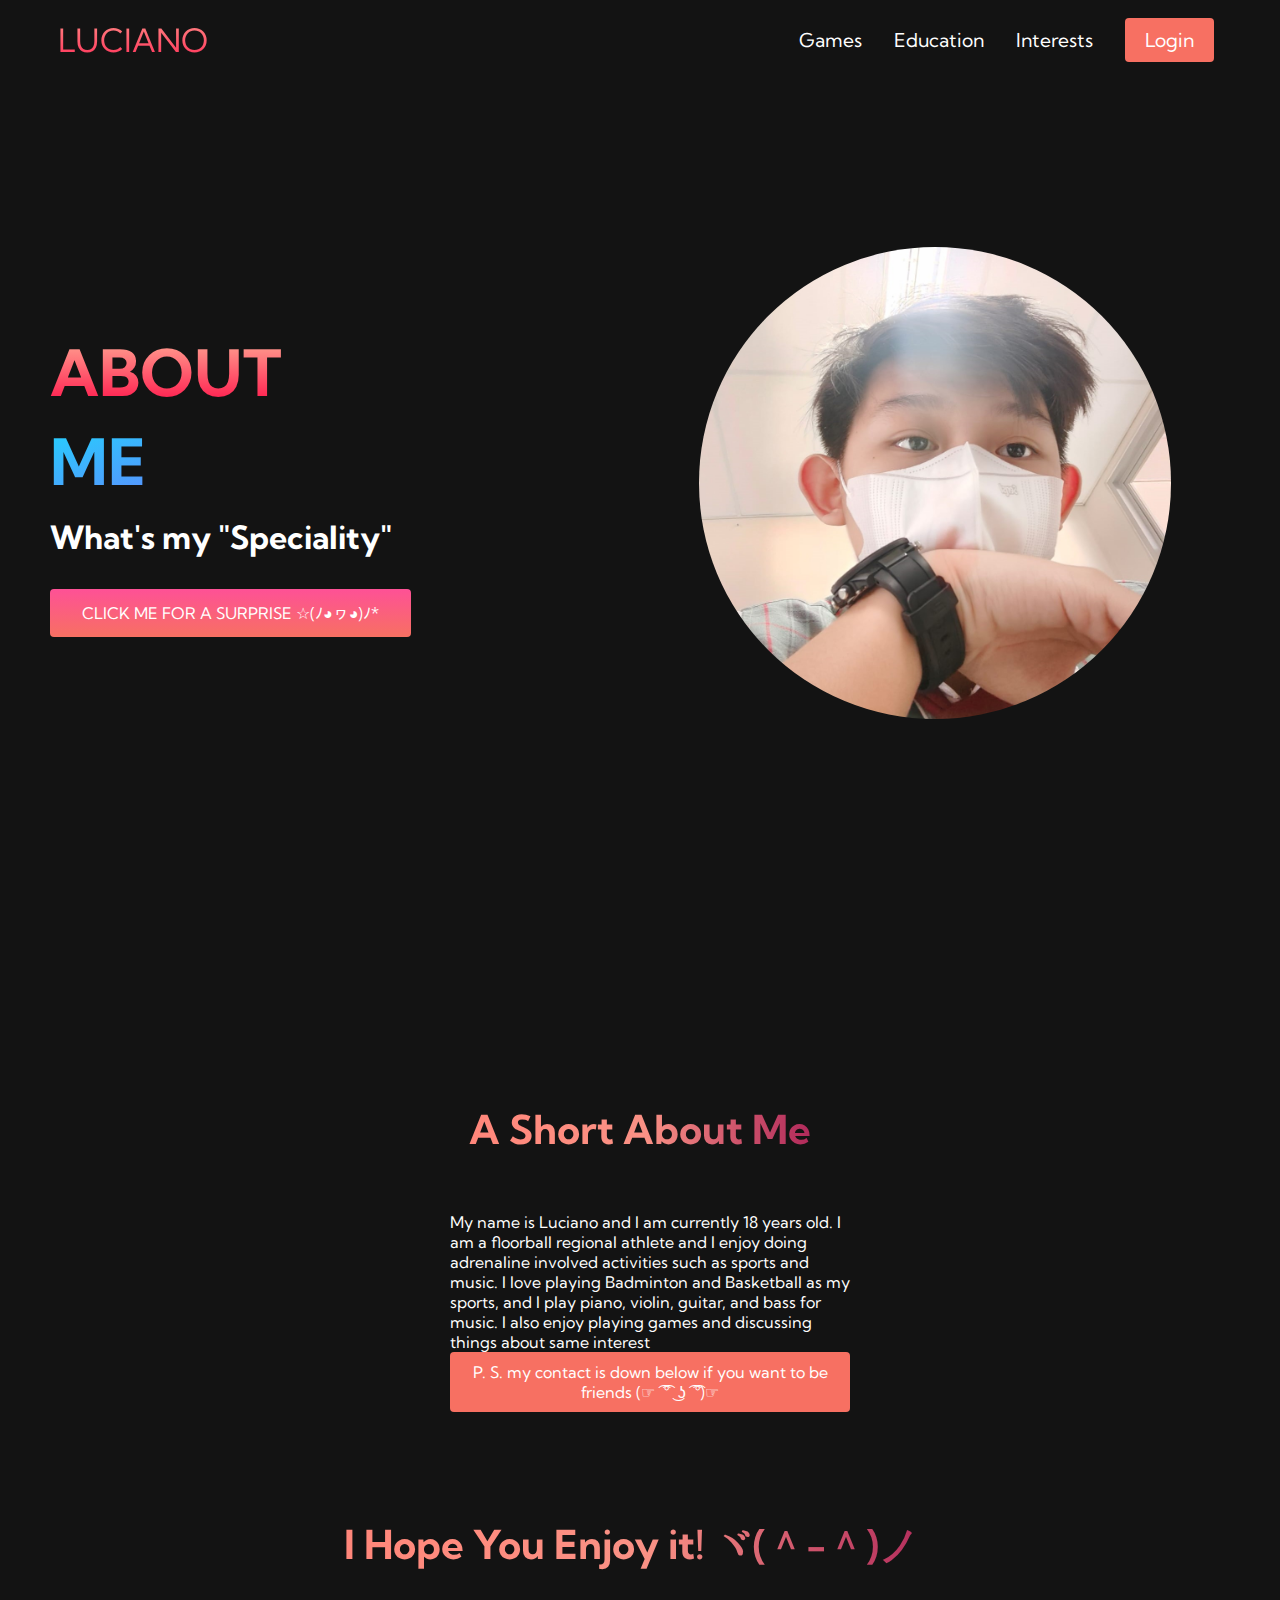
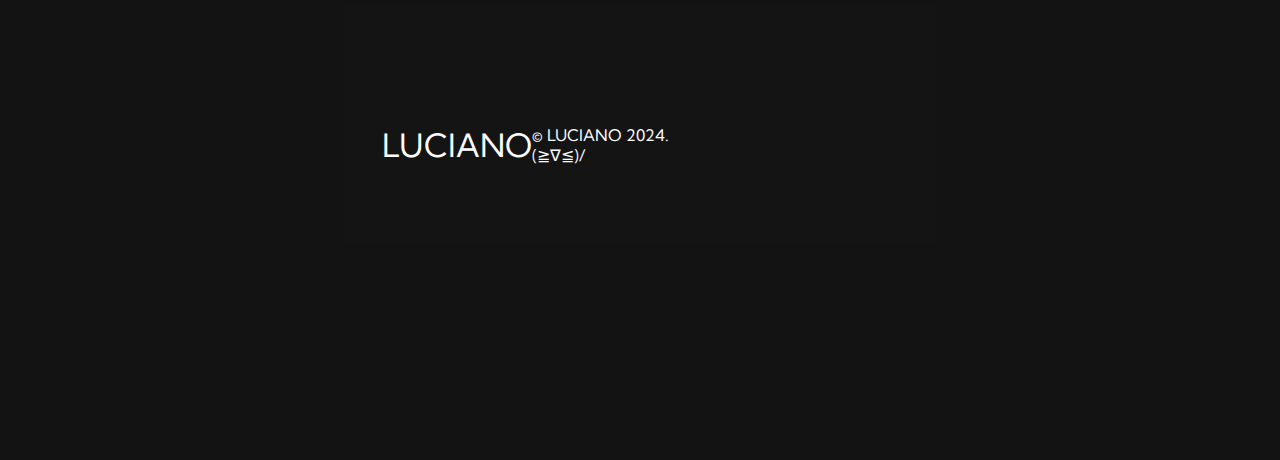
<file: index.html>
<!DOCTYPE html>
<html lang="en">
  <head>
    <meta charset="UTF-8" />
    <meta name="viewport" content="width=device-width, initial-scale=1.0" />
    <title>HCI CSS Assignment</title>
    <link rel="stylesheet" href="CSS/styles.css" />
    <link
      rel="stylesheet"
      href="https://use.fontawesome.com/releases/v5.14.0/css/all.css"
      integrity="sha384-HzLeBuhoNPvSl5KYnjx0BT+WB0QEEqLprO+NBkkk5gbc67FTaL7XIGa2w1L0Xbgc"
      crossorigin="anonymous"
    />
    <link
      href="https://fonts.googleapis.com/css2?family=Kumbh+Sans:wght@400;700&display=swap"
      rel="stylesheet"
    />
  </head>
  <style>
    @media screen and (max-width: 480px) {
      .shortme {
        background: #131313;
        display: flex;
        flex-direction: column;
        justify-content: center;
        align-items: center;
        height: 130vh;
      }
    }
    .popup__btn {
      font-size: 1rem;
      background-image: linear-gradient(to top, #f77062 0%, #fe5196 100%);
      padding: 14px 32px;
      border: none;
      border-radius: 4px;
      color: #fff;
      margin-top: 2rem;
      cursor: pointer;
      position: relative;
      transition: all 0.35s;
      outline: none;
    }
  
    .popup__btn a {
      position: relative;
      z-index: 2;
      color: #fff;
      text-decoration: none;
    }
    
    .popup__btn:after {
      position: absolute;
      content: '';
      top: 0;
      left: 0;
      width: 0;
      height: 100%;
      background: #4837ff;
      transition: all 0.35s;
      border-radius: 4px;
    }
    
    .popup__btn:hover {
      color: #fff;
    }
    
    .popup__btn:hover:after {
      width: 100%;
    }
    .popup{
      background: rgba(0,0,0,0.6);
      width: 100%;
      height: 100%;
      position: absolute;
      top: 0;
      display: none;
      justify-content: topleft;
      align-items: topleft;
    }
    .popup-content{
      height: 250px;
      width: 500px;
      background: black;
      padding: 20px;
      border-radius: 5px;
      position: relative;
    }
    input{
      margin: 20px auto;
      display: block;
      width: 50%;
      padding: 8px;
      bottom: 1px solid gray;
    }
    .close{
      position: absolute;
      top: -15px;
      right: -15px;
      background: #fff;
      height: 200px;
      width: 200px;
      border-radius: 50%;
      box-shadow: 6px 6px 29px -4px rgba(0,0,0,0.75);
      cursor: pointer;
    }

  </style>
  <body>
    <!-- Navbar Section -->
    <nav class="navbar">
      <div class="navbar__container">
        <a href="index.html" id="navbar__logo"><i class="fas fa-dragon"></i>LUCIANO</a>
        <div class="navbar__toggle" id="mobile-menu">
          <span class="bar"></span> <span class="bar"></span>
          <span class="bar"></span>
        </div>
        <ul class="navbar__menu">
          <li class="navbar__item">
            <a href="html/games.html" class="navbar__links">Games</a>
          </li>
          <li class="navbar__item">
            <a href="html/education.html" class="navbar__links">Education</a>
          </li>
          <li class="navbar__item">
            <a href="html/interests.html" class="navbar__links">Interests</a>
          </li>
          <li class="navbar__btn"><a href="html/login.html" class="button">Login</a></li>
        </ul>
      </div>
    </nav>

    <!-- Main Upper Content -->
    <div class="main">
      <div class="main__container">
        <div class="main__content">
          <h1>ABOUT</h1>
          <h2>ME</h2>
          <p>What's my "Speciality"</p>
          <button class="popup__btn" id="popup__btn"><a href="#"> CLICK ME FOR A SURPRISE ☆(ﾉ◕ヮ◕)ﾉ*</a></button>
        </div>
        <div class="main__img--container">
          <img id="main__img" src="/images/profilepic.jpeg" />
        </div>
      </div>
    </div>

    <!-- shortme Section -->
    <div class="shortme">
      <h1>A Short About Me</h1>
      <div class="shortme__container">
        <div class="shortme__card">
          <p>My name is Luciano and I am currently 18 years old. I am a floorball regional athlete and I enjoy doing
            adrenaline involved activities such as sports and music. I love playing Badminton and Basketball as my sports,
            and I play piano, violin, guitar, and bass for music. I also enjoy playing games and discussing things about same interest</p>
          <button>P. S. my contact is down below if you want to be friends (☞ ͡ ͡° ͜ ʖ ͡ ͡°)☞</button>
        </div>
      </div>
      <div>
        <h1>I Hope You Enjoy it! ヾ(＾-＾)ノ</h1>
    <!-- Footer Section -->
    <div class="footer__container">
      <div class="footer__links">

      </div>
      <section class="social__media">
        <div class="social__media--wrap">
          <div class="footer__logo">
            <a href="/" id="footer__logo"><i class="fas fa-dragon"></i>LUCIANO</a>
          </div>
          <p class="website__rights">© LUCIANO 2024. (≧∇≦)/</p>
          <div class="social__icons">
            <a
              class="social__icon--link"
              href="/"
              target="_blank"
              aria-label="Facebook"
            >
              <i class="fab fa-facebook"></i>
            </a>
            <a
              class="social__icon--link"
              href="https://www.instagram.com/luciano.kozlov/"
              target="_blank"
              aria-label="Instagram"
            >
              <i class="fab fa-instagram"></i>
            </a>
            <a
              class="social__icon--link"
              href="/"
              target="_blank"
              aria-label="Youtube"
            >
              <i class="fab fa-youtube"></i>
            </a>
            <a
              class="social__icon--link"
              href="/"
              target="_blank"
              aria-label="Twitter"
            >
              <i class="fab fa-twitter"></i>
            </a>
            <a
              class="social__icon--link"
              href="https://wa.me/6282210188823"
              target="_blank"
              aria-label="WhatsApp"
            >
              <i class="fab fa-whatsapp"></i>
            </a>
          </div>
        </div>
      </section>
    </div>
    <div class="popup">
      <div class="popup-content">
        <img src="images/close.png" class="close" alt="Close">
        <img id="popup-image" src="images/boom.jpg" alt="BOOM">
      </div>
    </div>
    <script src="app.js"></script>
    <script>
      document.getElementById("popup__btn").addEventListener("click",function(){
        document.querySelector(".popup").style.display = "flex";
      })
      document.querySelector(".close").addEventListener("click",function(){
        document.querySelector(".popup").style.display = "none";
      })
    </script>
  </body>
</html>
</file>
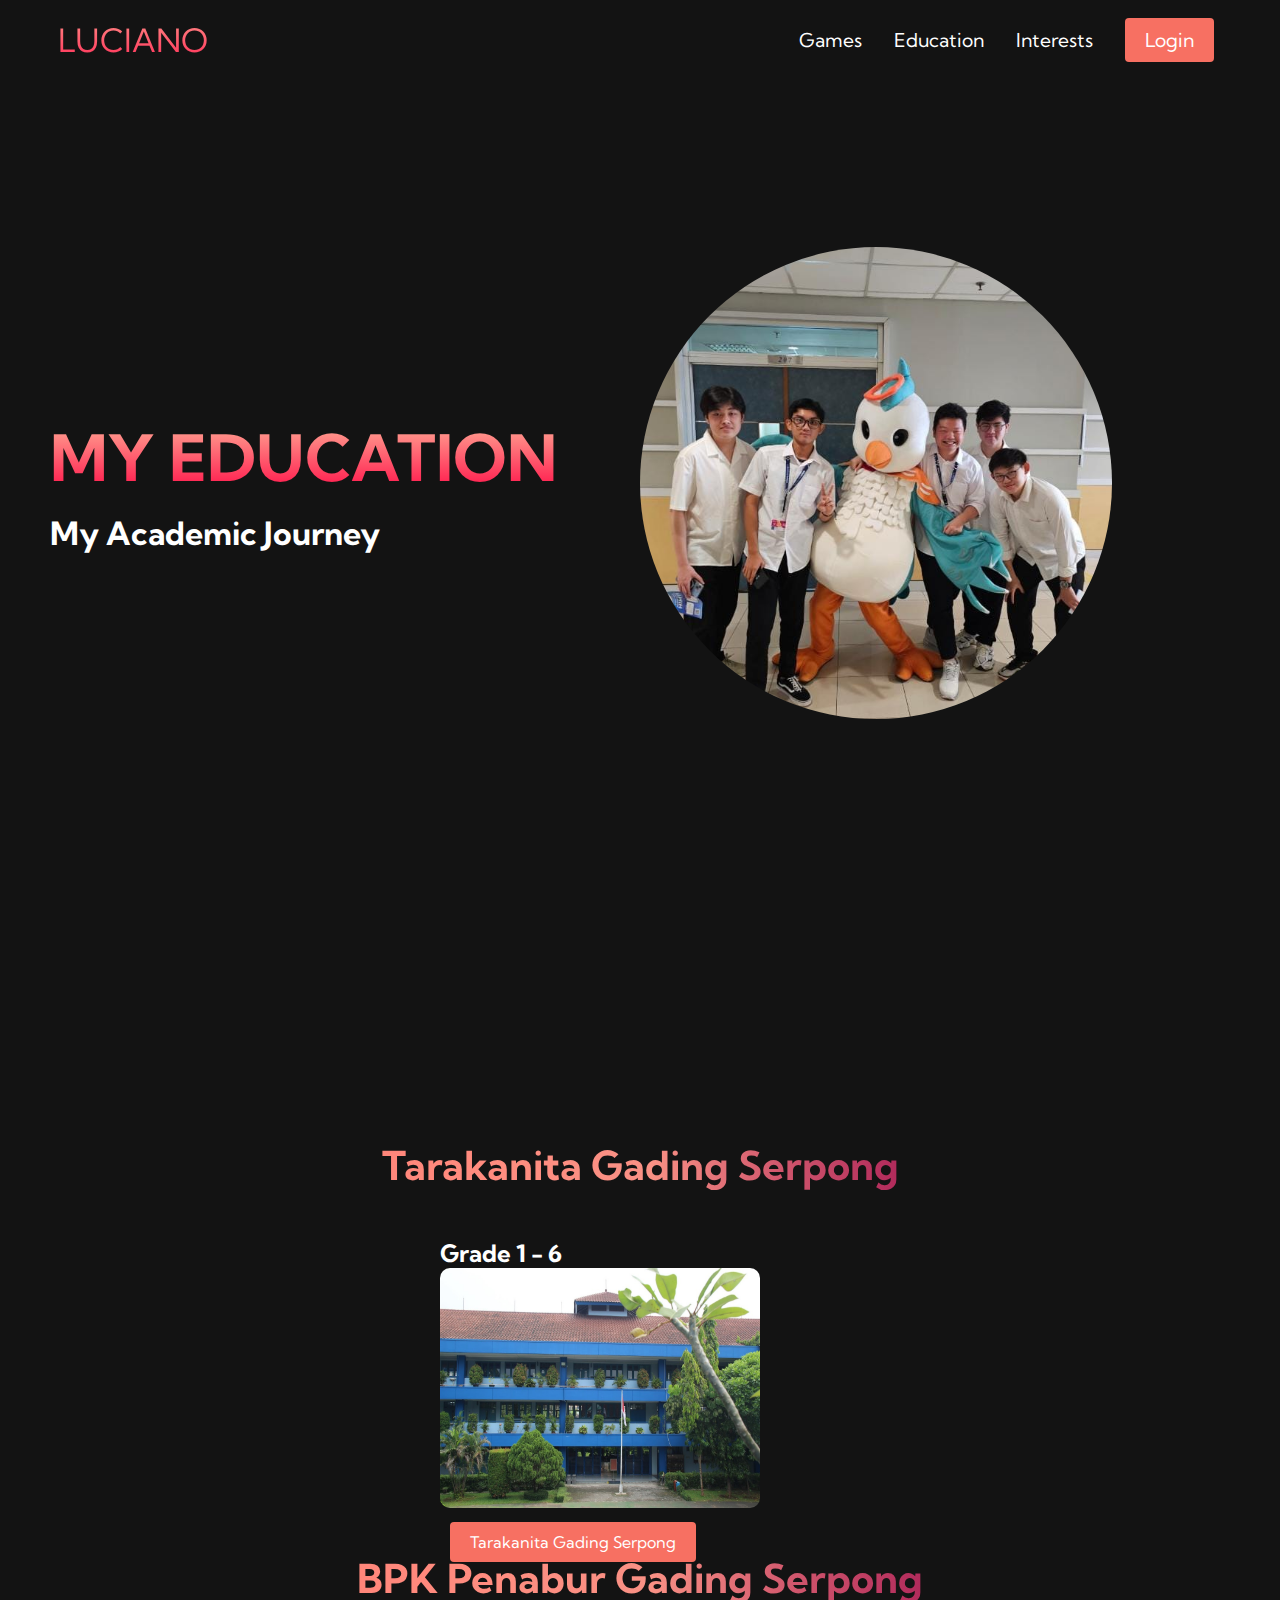
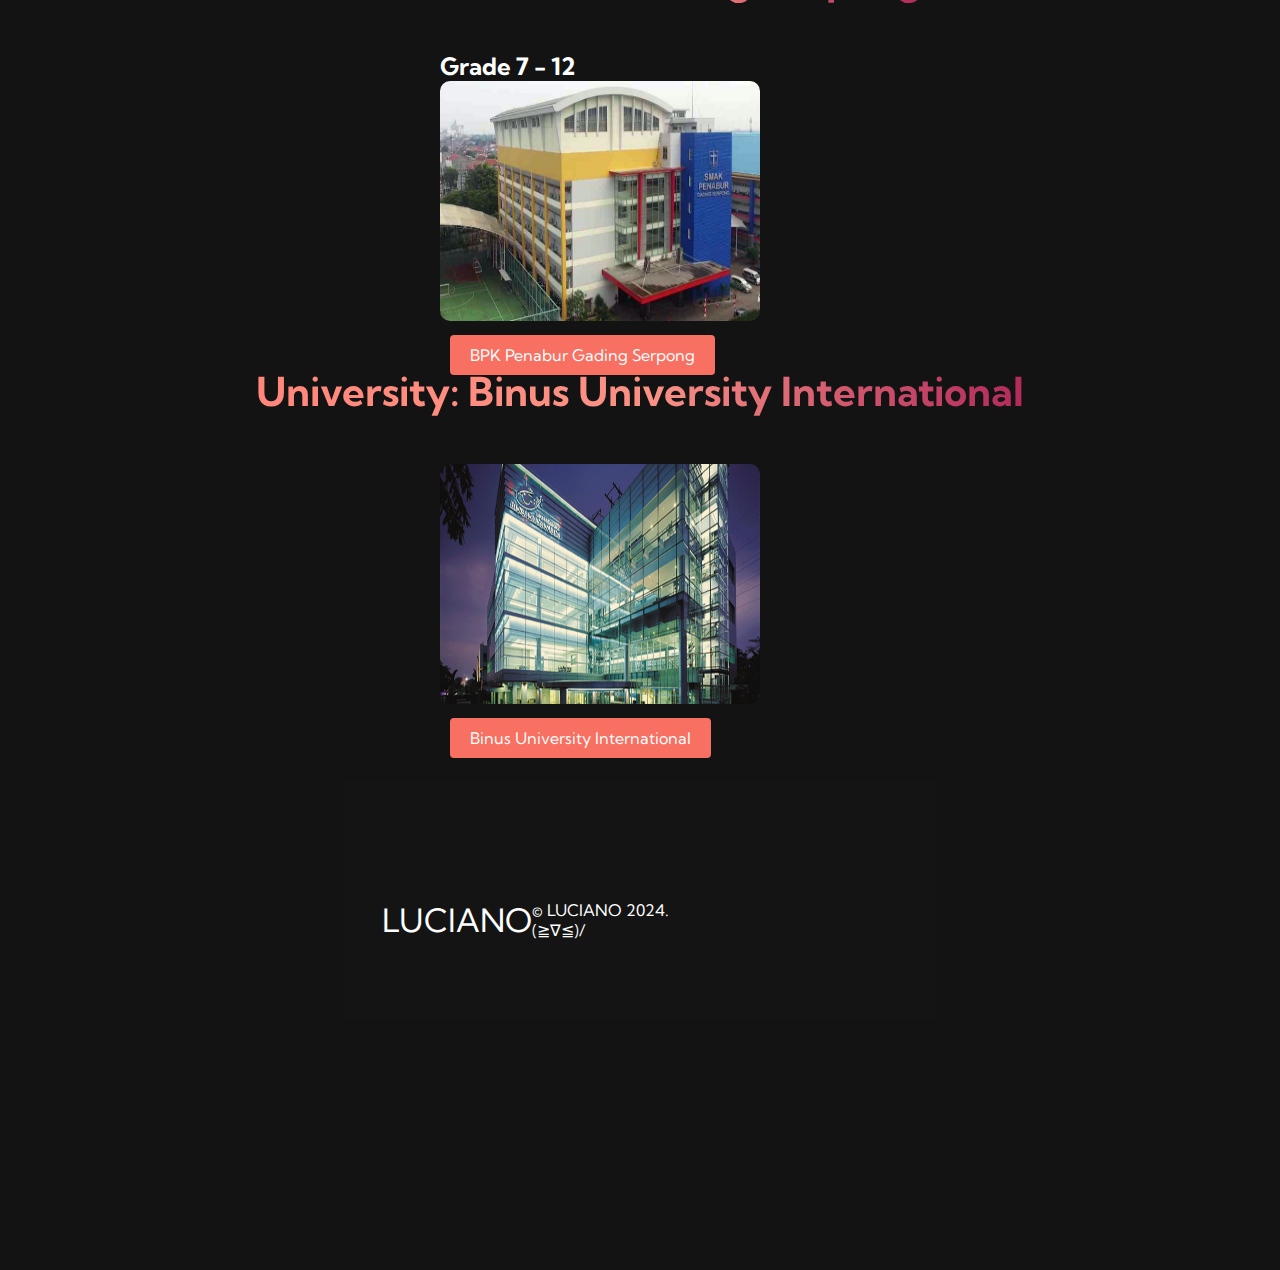
<file: html/education.html>
<!DOCTYPE html>
<html lang="en">
  <head>
    <meta charset="UTF-8" />
    <meta name="viewport" content="width=device-width, initial-scale=1.0" />
    <title>HTML CSS Website</title>
    <link rel="stylesheet" href="../CSS/styles.css" />
    <link
      rel="stylesheet"
      href="https://use.fontawesome.com/releases/v5.14.0/css/all.css"
      integrity="sha384-HzLeBuhoNPvSl5KYnjx0BT+WB0QEEqLprO+NBkkk5gbc67FTaL7XIGa2w1L0Xbgc"
      crossorigin="anonymous"
    />
    <link
      href="https://fonts.googleapis.com/css2?family=Kumbh+Sans:wght@400;700&display=swap"
      rel="stylesheet"
    />
  </head>
  <style>
    .shortme {
      background: #131313;
      display: flex;
      flex-direction: column;
      justify-content: center;
      align-items: center;
      height: 220vh;
    }
    @media screen and (max-width: 480px) {
      .shortme {
        background: #131313;
        display: flex;
        flex-direction: column;
        justify-content: center;
        align-items: center;
        height: 300vh;
      }
    }
  </style>
  <body>
    <nav class="navbar">
      <div class="navbar__container">
        <a href="../index.html" id="navbar__logo"><i class="fas fa-dragon"></i>LUCIANO</a>
        <div class="navbar__toggle" id="mobile-menu">
          <span class="bar"></span> <span class="bar"></span>
          <span class="bar"></span>
        </div>
        <ul class="navbar__menu">
          <li class="navbar__item">
            <a href="games.html" class="navbar__links">Games</a>
          </li>
          <li class="navbar__item">
            <a href="education.html" class="navbar__links">Education</a>
          </li>
          <li class="navbar__item">
            <a href="interests.html" class="navbar__links">Interests</a>
          </li>
          <li class="navbar__btn">
            <a href="login.html" class="button">Login</a>
          </li>
        </ul>
      </div>
    </nav>
    <div class="main">
      <div class="main__container">
        <div class="main__content">
          <h1>MY EDUCATION</h1>
          <p>My Academic Journey</p>
        </div>
        <div class="main__img-container">
          <img id="main__img" src="../images/bantai.jpeg" />
        </div>
      </div>
    </div>
    <!-- shortme Section -->
    <div class="shortme">
      <h1>Tarakanita Gading Serpong</h1>
      <div class="shortme__container">
        <div class="shortme__card">
          <h2>Grade 1 - 6</h2>
          <img id="school__img" src="../images/tarakanita.JPG"/>
          <a href="https://sma-gs.tarakanita.sch.id">
            <button>Tarakanita Gading Serpong</button>
          </a>
        </div>
      </div>
     <h1>BPK Penabur Gading Serpong</h1>
      <div class="shortme__container">
        <div class="shortme__card">
          <h2>Grade 7 - 12</h2>
          <img id="school__img" src="/images/bpkpenabur.jpg"/>
          <a href="https://bpkpenabur.or.id/tangerang/smak-penabur-gading-serpong">
            <button>BPK Penabur Gading Serpong</button>
          </a>
        </div>
      </div>
      <h1>University: Binus University International</h1>
      <div class="shortme__container">
        <div class="shortme__card">
          <img id="school__img" src="/images/kampus-jwc.png"/>
          <a href="https://international.binus.ac.id">
            <button>Binus University International</button>
          </a>
        </div>
    </div>
        <!-- Footer Section -->
    <div class="footer__container">
      <div class="footer__links">

      </div>
      <section class="social__media">
        <div class="social__media--wrap">
          <div class="footer__logo">
            <a href="/" id="footer__logo"><i class="fas fa-dragon"></i>LUCIANO</a>
          </div>
          <p class="website__rights">© LUCIANO 2024. (≧∇≦)/</p>
          <div class="social__icons">
            <a
              class="social__icon--link"
              href="/"
              target="_blank"
              aria-label="Facebook"
            >
              <i class="fab fa-facebook"></i>
            </a>
            <a
              class="social__icon--link"
              href="https://www.instagram.com/luciano.kozlov/"
              target="_blank"
              aria-label="Instagram"
            >
              <i class="fab fa-instagram"></i>
            </a>
            <a
              class="social__icon--link"
              href="/"
              target="_blank"
              aria-label="Youtube"
            >
              <i class="fab fa-youtube"></i>
            </a>
            <a
              class="social__icon--link"
              href="/"
              target="_blank"
              aria-label="Twitter"
            >
              <i class="fab fa-twitter"></i>
            </a>
            <a
              class="social__icon--link"
              href="https://wa.me/6282210188823"
              target="_blank"
              aria-label="WhatsApp"
            >
              <i class="fab fa-whatsapp"></i>
            </a>
          </div>
        </div>
      </section>
    </div>
    <script src="../app.js"></script>
  </body>
</html>
</file>
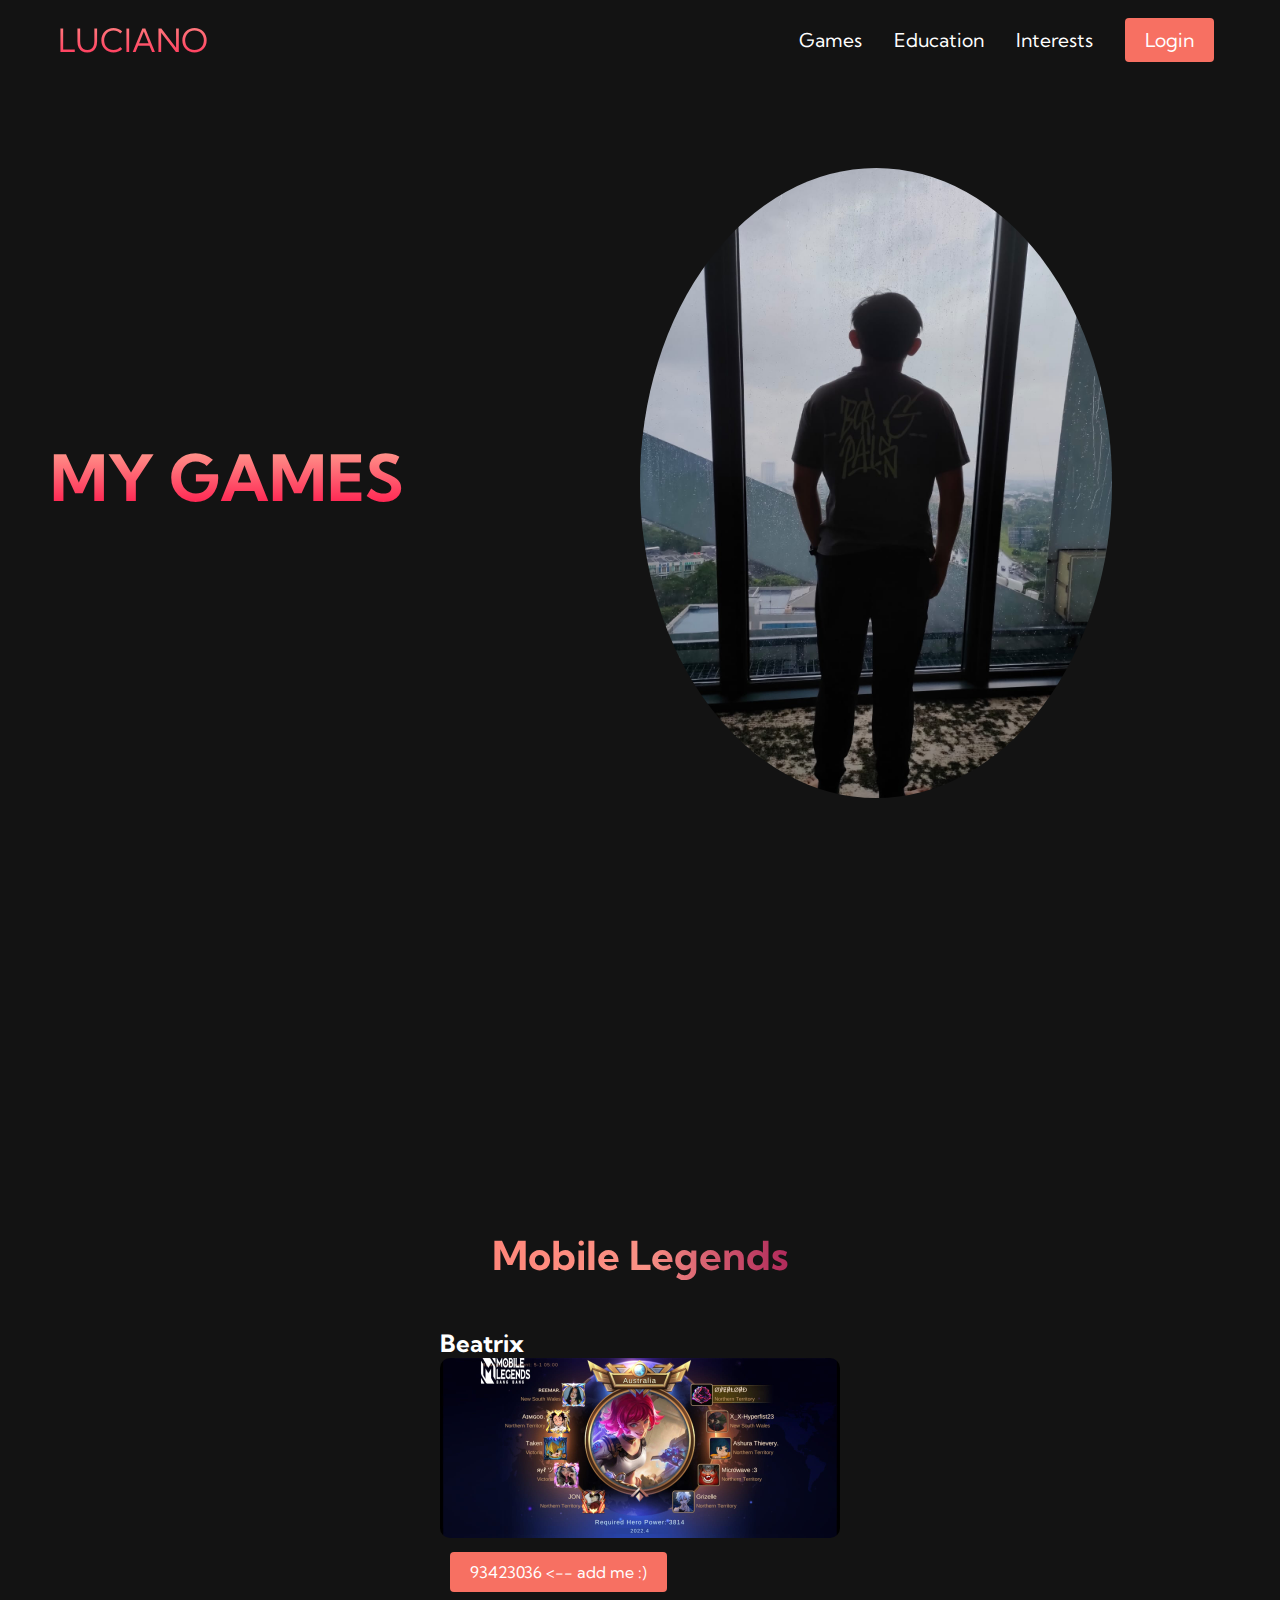
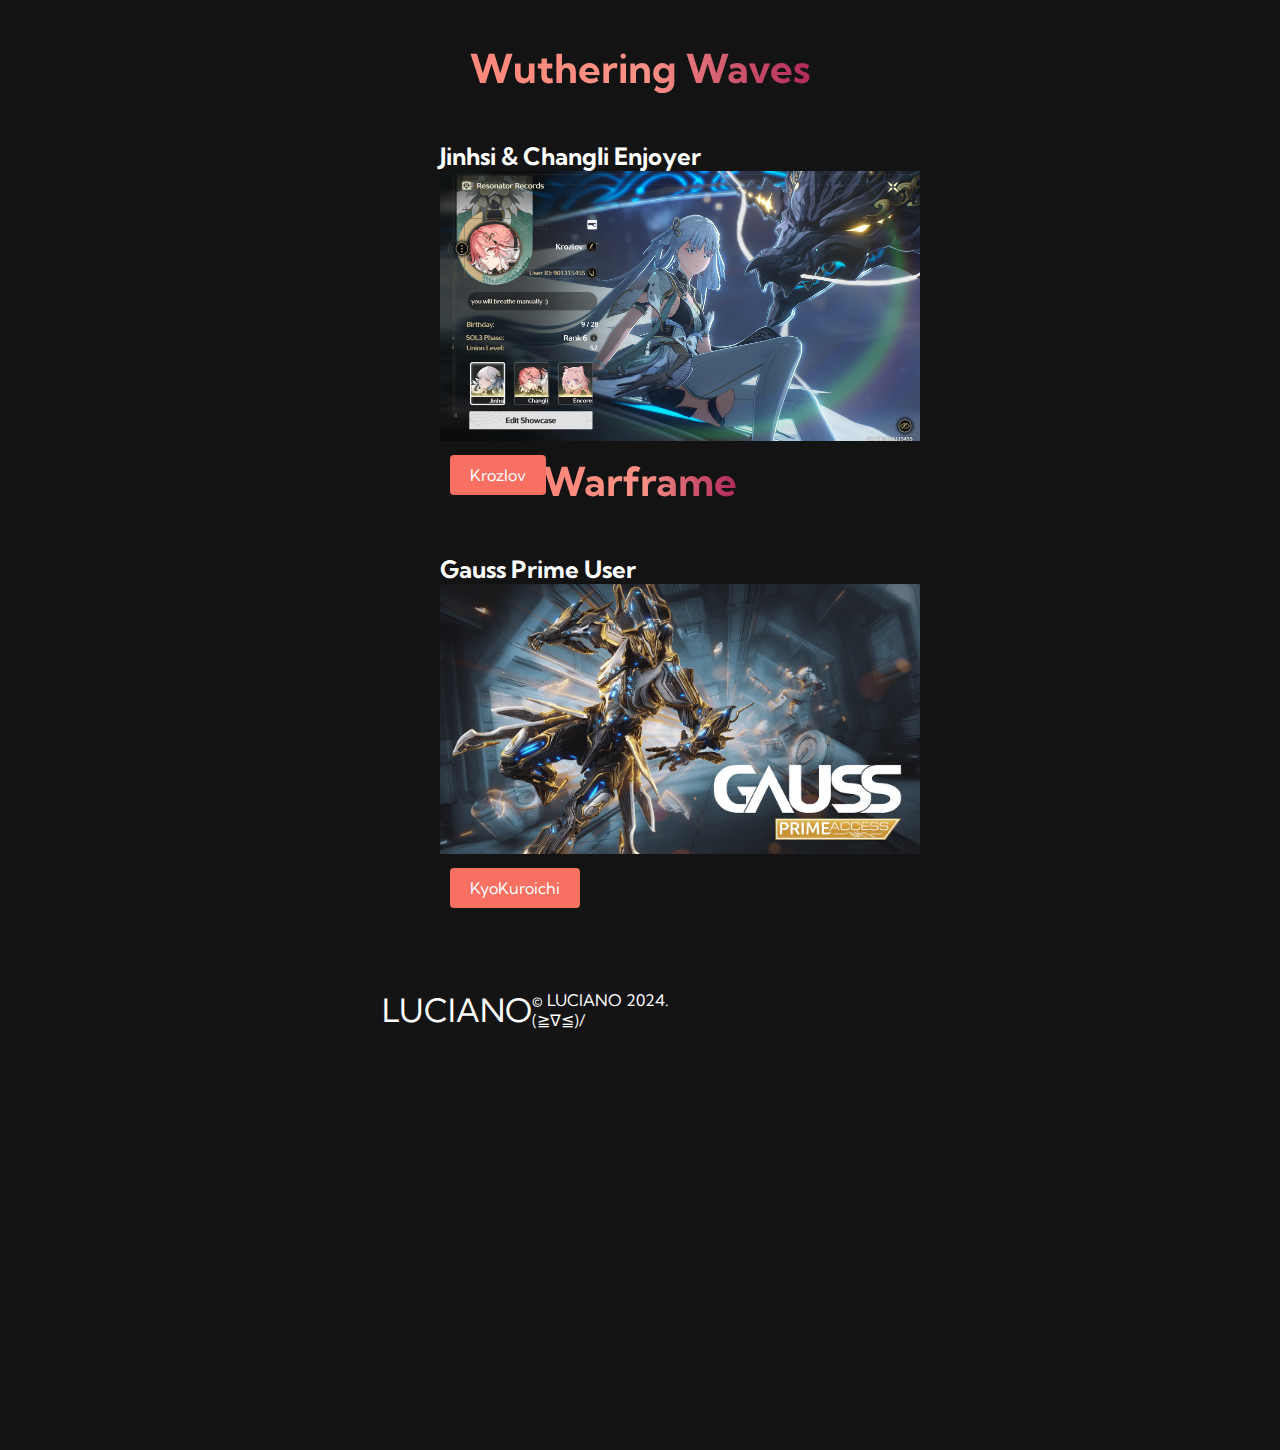
<file: html/games.html>
<!DOCTYPE html>
<html lang="en">
  <head>
    <meta charset="UTF-8" />
    <meta name="viewport" content="width=device-width, initial-scale=1.0" />
    <title>HTML CSS Website</title>
    <link rel="stylesheet" href="../CSS/styles.css" />
    <link
      rel="stylesheet"
      href="https://use.fontawesome.com/releases/v5.14.0/css/all.css"
      integrity="sha384-HzLeBuhoNPvSl5KYnjx0BT+WB0QEEqLprO+NBkkk5gbc67FTaL7XIGa2w1L0Xbgc"
      crossorigin="anonymous"
    />
    <link
      href="https://fonts.googleapis.com/css2?family=Kumbh+Sans:wght@400;700&display=swap"
      rel="stylesheet"
    />
  </head>
  <style>
    .shortme {
      background: #131313;
      display: flex;
      flex-direction: column;
      justify-content: center;
      align-items: center;
      height: 240vh;
    }
  </style>
  <body>
    <nav class="navbar">
      <div class="navbar__container">
        <a href="../index.html" id="navbar__logo"><i class="fas fa-dragon"></i>LUCIANO</a>
        <div class="navbar__toggle" id="mobile-menu">
          <span class="bar"></span> <span class="bar"></span>
          <span class="bar"></span>
        </div>
        <ul class="navbar__menu">
          <li class="navbar__item">
            <a href="games.html" class="navbar__links">Games</a>
          </li>
          <li class="navbar__item">
            <a href="education.html" class="navbar__links">Education</a>
          </li>
          <li class="navbar__item">
            <a href="interests.html" class="navbar__links">Interests</a>
          </li>
          <li class="navbar__btn">
            <a href="login.html" class="button">Login</a>
          </li>
        </ul>
      </div>
    </nav>
    <div class="main">
      <div class="main__container">
        <div class="main__content">
          <h1>MY GAMES</h1>
          <p></p>
        </div>
        <div class="main__img-container">
          <img id="main__img" src="../images/starboy.jpeg" />
        </div>
      </div>
    </div>
    <!-- shortme Section -->
    <div class="shortme">
      <h1>Mobile Legends</h1>
      <div class="shortme__container">
        <div class="shortme__card">
          <h2>Beatrix</h2>
          <img id="mlbb" src="/images/mlbb.jpeg"/>
            <button>93423036 <-- add me :)</button>
        </div>
      </div>
     <h1>Wuthering Waves</h1>
      <div class="shortme__container">
        <div class="shortme__card">
          <h2>Jinhsi & Changli Enjoyer</h2>
          <img id="pcgame" src="/images/wuwa.png"/>
          <a href="https://wutheringwaves.kurogames.com/en/main/">
            <button>Krozlov</button>
          </a>
        </div>
      </div>
      <h1>Warframe</h1>
      <div class="shortme__container">
        <div class="shortme__card">
          <h2>Gauss Prime User</h2>
          <img id="pcgame" src="/images/gauss.jpg"/>
            <button>KyoKuroichi</button>
        </div>
    </div>
        <!-- Footer Section -->
    <div class="footer__container">
      <div class="footer__links">

      </div>
      <section class="social__media">
        <div class="social__media--wrap">
          <div class="footer__logo">
            <a href="/" id="footer__logo"><i class="fas fa-dragon"></i>LUCIANO</a>
          </div>
          <p class="website__rights">© LUCIANO 2024. (≧∇≦)/</p>
          <div class="social__icons">
            <a
              class="social__icon--link"
              href="/"
              target="_blank"
              aria-label="Facebook"
            >
              <i class="fab fa-facebook"></i>
            </a>
            <a
              class="social__icon--link"
              href="https://www.instagram.com/luciano.kozlov/"
              target="_blank"
              aria-label="Instagram"
            >
              <i class="fab fa-instagram"></i>
            </a>
            <a
              class="social__icon--link"
              href="/"
              target="_blank"
              aria-label="Youtube"
            >
              <i class="fab fa-youtube"></i>
            </a>
            <a
              class="social__icon--link"
              href="/"
              target="_blank"
              aria-label="Twitter"
            >
              <i class="fab fa-twitter"></i>
            </a>
            <a
              class="social__icon--link"
              href="https://wa.me/6282210188823"
              target="_blank"
              aria-label="WhatsApp"
            >
              <i class="fab fa-whatsapp"></i>
            </a>
          </div>
        </div>
      </section>
    </div>
    <script src="../app.js"></script>
  </body>
</html>
</file>
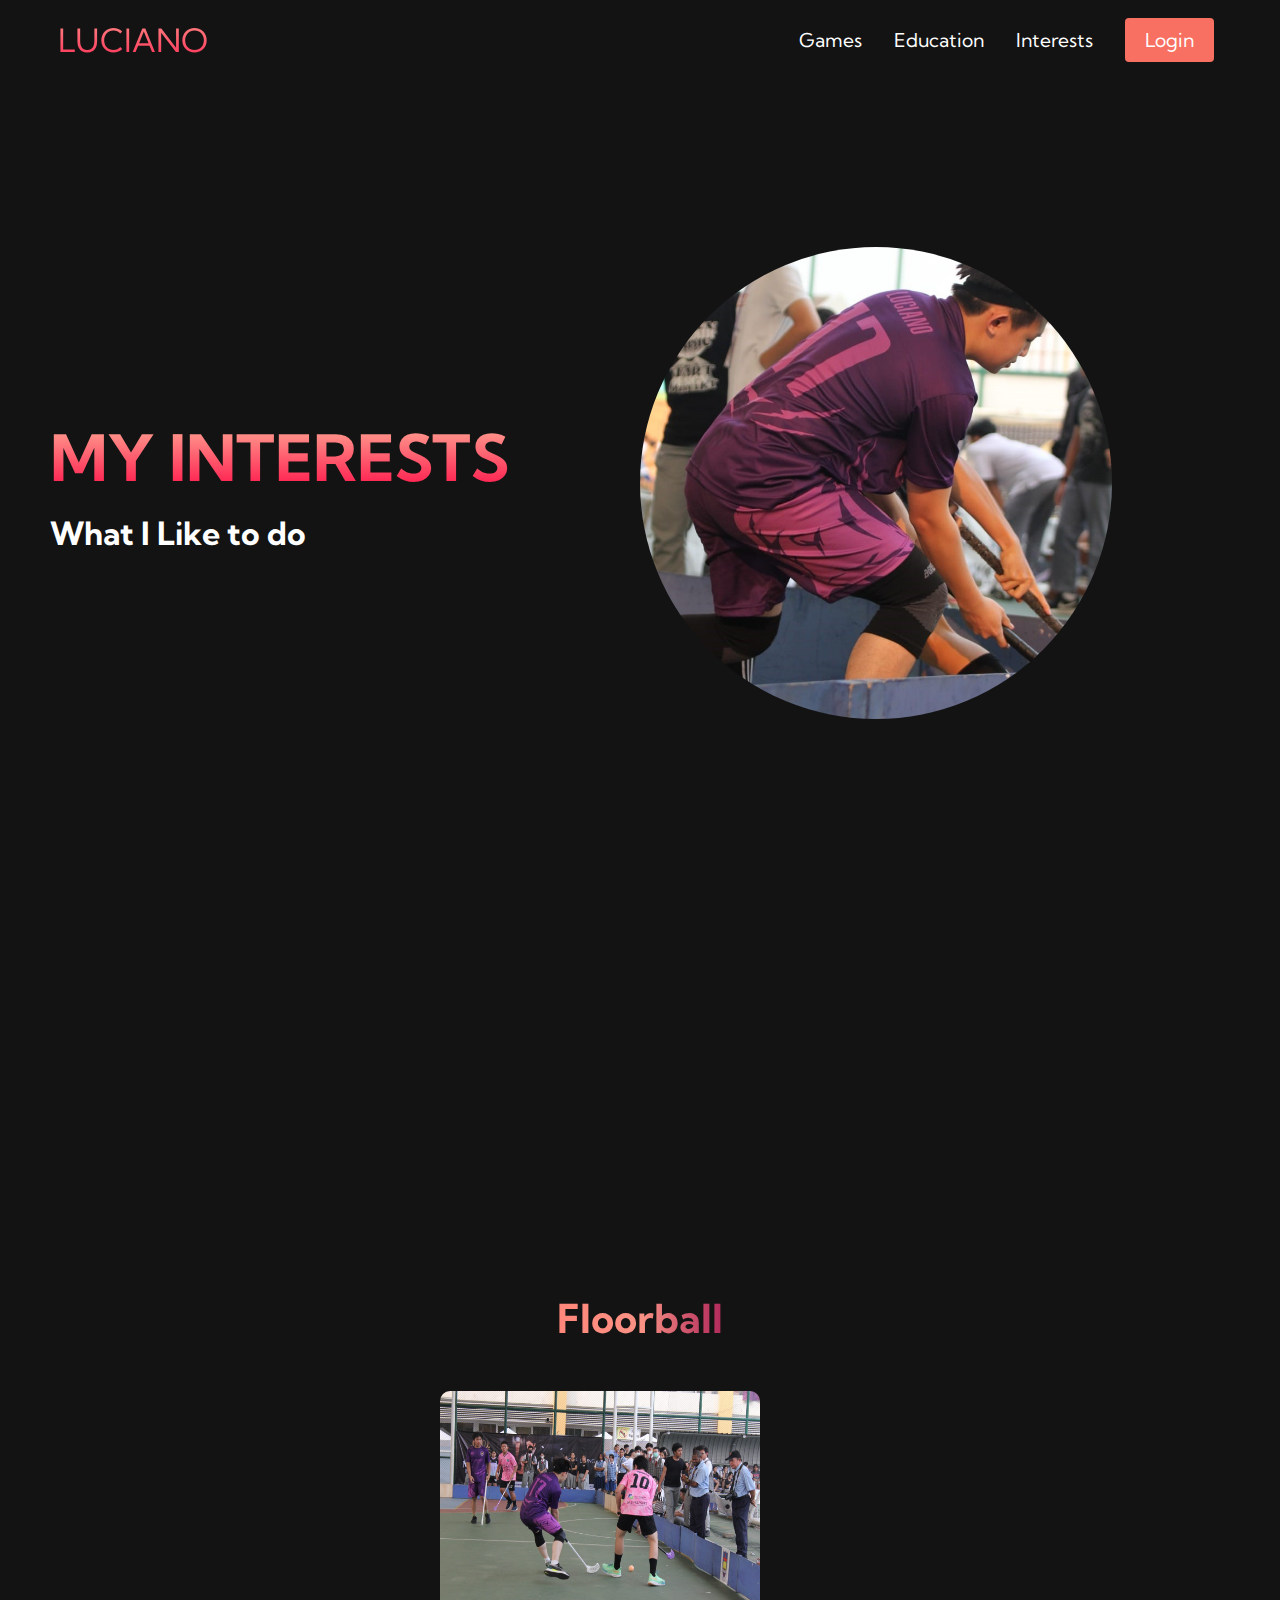
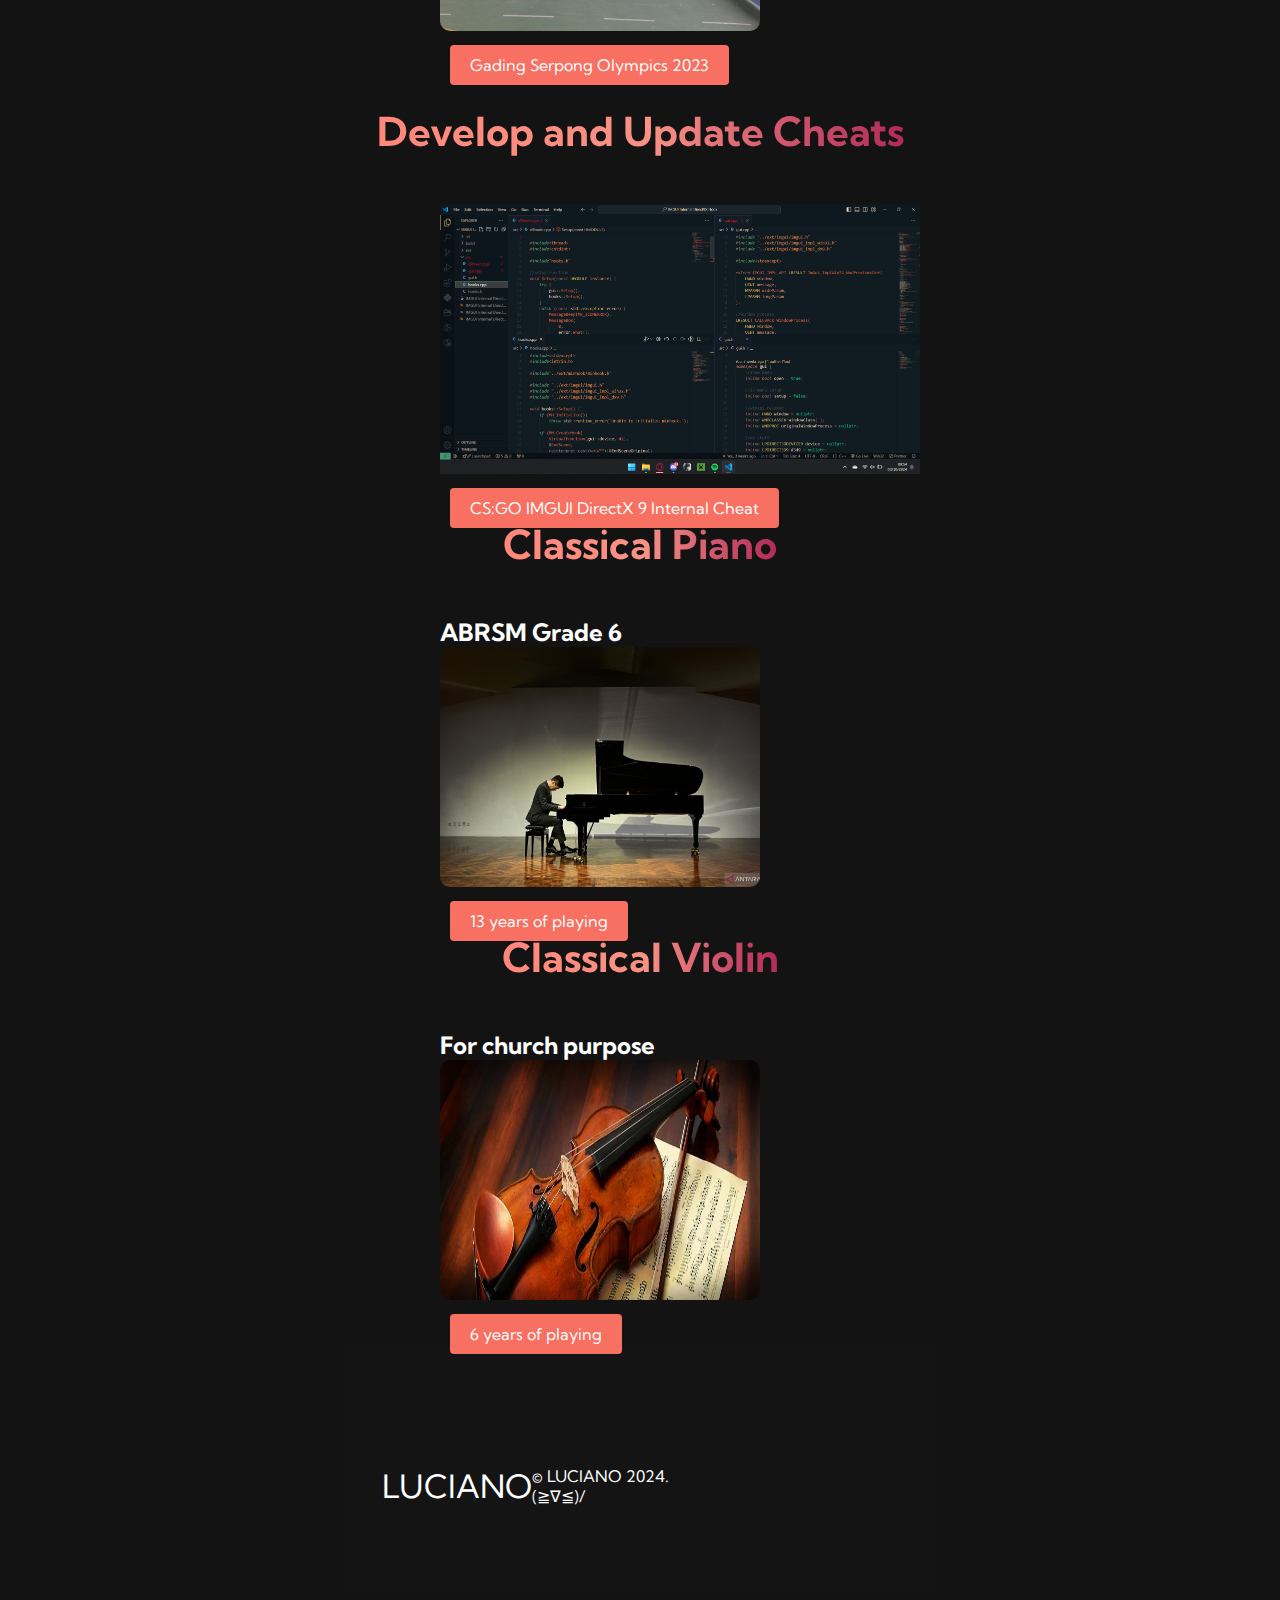
<file: html/interests.html>
<!DOCTYPE html>
<html lang="en">
  <head>
    <meta charset="UTF-8" />
    <meta name="viewport" content="width=device-width, initial-scale=1.0" />
    <title>HTML CSS Website</title>
    <link rel="stylesheet" href="../CSS/styles.css" />
    <link
      rel="stylesheet"
      href="https://use.fontawesome.com/releases/v5.14.0/css/all.css"
      integrity="sha384-HzLeBuhoNPvSl5KYnjx0BT+WB0QEEqLprO+NBkkk5gbc67FTaL7XIGa2w1L0Xbgc"
      crossorigin="anonymous"
    />
    <link
      href="https://fonts.googleapis.com/css2?family=Kumbh+Sans:wght@400;700&display=swap"
      rel="stylesheet"
    />
  </head>
  <style>
    .shortme {
      background: #131313;
      display: flex;
      flex-direction: column;
      justify-content: center;
      align-items: center;
      height: 300vh;
    }
  </style>
  <body>
    <nav class="navbar">
      <div class="navbar__container">
        <a href="../index.html" id="navbar__logo"><i class="fas fa-dragon"></i>LUCIANO</a>
        <div class="navbar__toggle" id="mobile-menu">
          <span class="bar"></span> <span class="bar"></span>
          <span class="bar"></span>
        </div>
        <ul class="navbar__menu">
          <li class="navbar__item">
            <a href="games.html" class="navbar__links">Games</a>
          </li>
          <li class="navbar__item">
            <a href="education.html" class="navbar__links">Education</a>
          </li>
          <li class="navbar__item">
            <a href="interests.html" class="navbar__links">Interests</a>
          </li>
          <li class="navbar__btn">
            <a href="login.html" class="button">Login</a>
          </li>
        </ul>
      </div>
    </nav>
    <div class="main">
      <div class="main__container">
        <div class="main__content">
          <h1>MY INTERESTS</h1>
          <p>What I Like to do</p>
        </div>
        <div class="main__img-container">
          <img id="main__img" src="../images/sports.jpeg" />
        </div>
      </div>
    </div>
    <!-- shortme Section -->
    <div class="shortme" 
      <h4 id="list-item-1"></h4>
      <h1>Floorball</h1>
      <div class="shortme__container">
        <div class="shortme__card">
          <h2></h2>
          <img id="school__img" src="/images/pic3.jpeg"/>
            <button>Gading Serpong Olympics 2023</button>
        </div>
      </div>
      <h1>Develop and Update Cheats</h1>
      <div class="shortme__container">
        <div class="shortme__card">
          <h2></h2>
          <img id="program" src="/images/program.png"/>
            <button>CS:GO IMGUI DirectX 9 Internal Cheat</button>
        </div>
      </div>
     <h1>Classical Piano</h1>
      <div class="shortme__container">
        <div class="shortme__card">
            <h2>ABRSM Grade 6</h2>
            <img id="school__img" src="/images/piano.jpeg"/>
            <button>13 years of playing</button>
        </div>
      </div>
      <h1>Classical Violin</h1>
      <div class="shortme__container">
        <div class="shortme__card">
            <h2>For church purpose</h2>
            <img id="school__img" src="/images/violin.jpg"/>
            <button>6 years of playing</button>
        </div>
    </div>
        <!-- Footer Section -->
    <div class="footer__container">
      <div class="footer__links">

      </div>
      <section class="social__media">
        <div class="social__media--wrap">
          <div class="footer__logo">
            <a href="/" id="footer__logo"><i class="fas fa-dragon"></i>LUCIANO</a>
          </div>
          <p class="website__rights">© LUCIANO 2024. (≧∇≦)/</p>
          <div class="social__icons">
            <a
              class="social__icon--link"
              href="/"
              target="_blank"
              aria-label="Facebook"
            >
              <i class="fab fa-facebook"></i>
            </a>
            <a
              class="social__icon--link"
              href="https://www.instagram.com/luciano.kozlov/"
              target="_blank"
              aria-label="Instagram"
            >
              <i class="fab fa-instagram"></i>
            </a>
            <a
              class="social__icon--link"
              href="/"
              target="_blank"
              aria-label="Youtube"
            >
              <i class="fab fa-youtube"></i>
            </a>
            <a
              class="social__icon--link"
              href="/"
              target="_blank"
              aria-label="Twitter"
            >
              <i class="fab fa-twitter"></i>
            </a>
            <a
              class="social__icon--link"
              href="https://wa.me/6282210188823"
              target="_blank"
              aria-label="WhatsApp"
            >
              <i class="fab fa-whatsapp"></i>
            </a>
          </div>
        </div>
      </section>
    </div>
    <script src="../app.js"></script>
  </body>
</html>
</file>
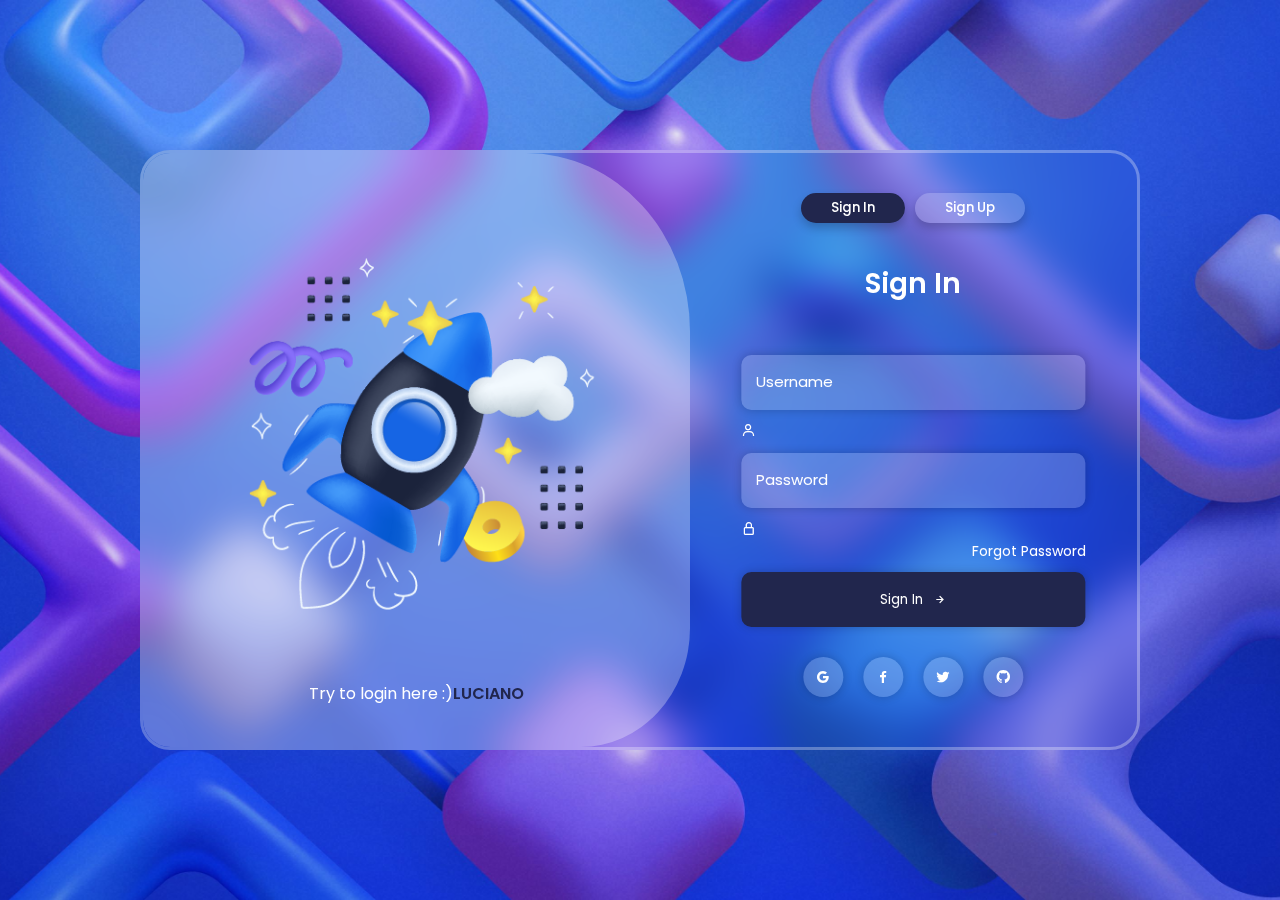
<file: html/login.html>
<!DOCTYPE html>
<html lang="en">
<head>
    <meta charset="UTF-8">
    <meta name="viewport" content="width=device-width, initial-scale=1.0">
    <title>Login & Register</title>
    <!-- BOXICONS -->
    <link href='https://unpkg.com/boxicons@2.1.4/css/boxicons.min.css' rel='stylesheet'>
    <!-- STYLE -->
    <link rel="stylesheet" href="../CSS/login.css">
</head>
<body>
    <!-- Form Container -->
    <div class="form-container">
        <div class="col col-1">
            <div class="image-layer">
                <img src="../images/white-outline.png" class="form-image-main">
                <img src="../images/dots.png" class="form-image dots">
                <img src="../images/coin.png" class="form-image coin">
                <img src="../images/spring.png" class="form-image spring">
                <img src="../images/rocket.png" class="form-image rocket">
                <img src="../images/cloud.png" class="form-image cloud">
                <img src="../images/stars.png" class="form-image stars">
            </div>
            <p class="featured-words">Try to login here :)<span>LUCIANO</span></p>
        </div>
        <div class="col col-2">
            <div class="btn-box">
                <button class="btn btn-1" id="login">Sign In</button>
                <button class="btn btn-2" id="register">Sign Up</button>
            </div>
            <!-- Login Form Container -->
            <div class="login-form">
                <div class="form-title">
                    <span>Sign In</span>
                </div>
                <div class="form-inputs">
                    <div class="input-box">
                        <input type="text" class="input-field" placeholder="Username" required>
                        <i class="bx bx-user icon"></i>
                    </div>
                    <div class="input-box">
                        <input type="password" class="input-field" placeholder="Password" required>
                        <i class="bx bx-lock-alt icon"></i>
                    </div>
                    <div class="forgot-pass">
                        <a href="#">Forgot Password</a>
                    </div>
                    <div class="input-box">
                        <button class="input-submit">
                            <span>Sign In</span>
                            <i class="bx bx-right-arrow-alt"></i>
                        </button>
                    </div>
                </div>
                <div class="social-login">
                    <i class="bx bxl-google"></i>
                    <i class="bx bxl-facebook"></i>
                    <i class="bx bxl-twitter"></i>
                    <i class="bx bxl-github"></i>
                </div>
            </div>
            <!-- Register Form Container -->
            <div class="register-form">
                <div class="form-title">
                    <span>Sign Up</span>
                </div>
                <div class="form-inputs">
                    <div class="input-box">
                        <input type="text" class="input-field" placeholder="Email" required>
                        <i class="bx bx-envelope icon"></i>
                    </div>
                    <div class="input-box">
                        <input type="password" class="input-field" placeholder="Password" required>
                        <i class="bx bx-lock-alt icon"></i>
                    </div>
                    <div class="forgot-pass">
                        <a href="#">Forgot Password</a>
                    </div>
                    <div class="input-box">
                        <button class="input-submit">
                            <span>Sign In</span>
                            <i class="bx bx-right-arrow-alt"></i>
                        </button>
                    </div>
                </div>
                <div class="social-login">
                    <i class="bx bxl-google"></i>
                    <i class="bx bxl-facebook"></i>
                    <i class="bx bxl-twitter"></i>
                    <i class="bx bxl-github"></i>
                </div>
            </div>
        </div>
    </div>           
            
            
    

    <!-- JS -->
    <script src="../app.js"></script>
</body>
</html>
</file>
<file: CSS/styles.css>
* {
    box-sizing: border-box;
    margin: 0;
    padding: 0;
    font-family: 'Kumbh Sans', sans-serif;
  }
  
  .navbar {
    background: #131313;
    height: 80px;
    display: flex;
    justify-content: center;
    align-items: center;
    font-size: 1.2rem;
    position: sticky;
    top: 0;
    z-index: 999;
  }
  
  .navbar__container {
    display: flex;
    justify-content: space-between;
    height: 80px;
    z-index: 1;
    width: 100%;
    max-width: 1300px;
    margin-right: auto;
    margin-left: auto;
    padding-right: 50px;
    padding-left: 50px;
  }
  
  #navbar__logo {
    background-color: #ff8177;
    background-image: linear-gradient(to top, #ff0844 0%, #ffb199 100%);
    background-size: 100%;
    -webkit-background-clip: text;
    -moz-background-clip: text;
    -webkit-text-fill-color: transparent;
    -moz-text-fill-color: transparent;
    display: flex;
    align-items: center;
    cursor: pointer;
    text-decoration: none;
    font-size: 2rem;
  }
  
  .fa-dragon {
    margin-right: 0.5rem;
  }
  
  .navbar__menu {
    display: flex;
    align-items: center;
    list-style: none;
    text-align: center;
  }
  
  .navbar__item {
    height: 80px;
  }
  
  .navbar__links {
    color: #fff;
    display: flex;
    align-items: center;
    justify-content: center;
    text-decoration: none;
    padding: 0 1rem;
    height: 100%;
  }
  
  .navbar__btn {
    display: flex;
    justify-content: center;
    align-items: center;
    padding: 0 1rem;
    width: 100%;
  }
  
  .button {
    display: flex;
    justify-content: center;
    align-items: center;
    text-decoration: none;
    padding: 10px 20px;
    height: 100%;
    width: 100%;
    border: none;
    outline: none;
    border-radius: 4px;
    background: #f77062;
    color: #fff;
  }
  
  .button:hover {
    background: #4837ff;
    transition: all 0.3s ease;
  }
  
  .navbar__links:hover {
    color: #f77062;
    transition: all 0.3s ease;
  }

@media screen and (max-width: 960px) {
  .navbar__container {
    display: flex;
    justify-content: space-between;   
    height: 80px;
    z-index: 1;
    width: 100%;
    max-width: 1300px;
    padding: 0;
  }
  
    .navbar__menu {
      display: grid;
      grid-template-columns: auto;
      margin: 0;
      width: 100%;
      position: absolute;
      top: -1000px;
      opacity: 1;
      transition: all 0.5s ease;
      height: 50vh;
      z-index: -1;
    }
  
    .navbar__menu.active {
      background: #131313;
      top: 100%;
      opacity: 1;
      transition: all 0.5s ease;
      z-index: 99;
      height: 50vh;
      font-size: 1.6rem;
    }
  
    #navbar__logo {
      padding-left: 25px;
    }
  
    .navbar__toggle .bar {
      width: 25px;
      height: 3px;
      margin: 5px auto;
      transition: all 0.3s ease-in-out;
      background: #fff;
    }
  
    .navbar__item {
      width: 100%;
    }
  
    .navbar__links {
      text-align: center;
      padding: 2rem;
      width: 100%;
      display: table;
    }
  
    .navbar__btn {
      padding-bottom: 2rem;
    }
  
    .button {
      display: flex;
      justify-content: center;
      align-items: center;
      width: 80%;
      height: 80px;
      margin: 0;
    }
  
    #mobile-menu {
      position: absolute;
      top: 20%;
      right: 5%;
      transform: translate(5%, 20%);
    }
  
    .navbar__toggle .bar {
      display: block;
      cursor: pointer;
    }
  
    #mobile-menu.is-active .bar:nth-child(2) {
      opacity: 0;
    }
  
    #mobile-menu.is-active .bar:nth-child(1) {
      transform: translateY(8px) rotate(45deg);
    }
  
    #mobile-menu.is-active .bar:nth-child(3) {
      transform: translateY(-8px) rotate(-45deg);
    }
  }
  
  /* Main Content CSS */
  .main {
    background-color: #141414;
  }
  
  .main__container {
    display: grid;
    grid-template-columns: 1fr 1fr;
    align-items: center;
    justify-self: center;
    margin: 0 auto;
    height: 90vh;
    background-color: #131313;
    z-index: 1;
    width: 100%;
    max-width: 1300px;
    padding-right: 50px;
    padding-left: 50px;
  }
  
  .main__content {
    color: #fff;
    width: 100%;
  }
  
  .main__content h1 {
    font-size: 4rem;
    background-color: #ff8177;
    background-image: linear-gradient(to top, #ff0844 0%, #ffb199 100%);
    background-size: 100%;
    -webkit-background-clip: text;
    -moz-background-clip: text;
    -webkit-text-fill-color: transparent;
    -moz-text-fill-color: transparent;
  }
  
  .main__content h2 {
    font-size: 4rem;
    margin-top: 10px;
    background-color: #ff8177;
    background-image: linear-gradient(-20deg, #b721ff 0%, #21d4fd 100%);
    background-size: 100%;
    -webkit-background-clip: text;
    -moz-background-clip: text;
    -webkit-text-fill-color: transparent;
    -moz-text-fill-color: transparent;
  }
  
  .main__content p {
    margin-top: 1rem;
    font-size: 2rem;
    font-weight: 700;
  }
  
  .main__btn {
    font-size: 1rem;
    background-image: linear-gradient(to top, #f77062 0%, #fe5196 100%);
    padding: 14px 32px;
    border: none;
    border-radius: 4px;
    color: #fff;
    margin-top: 2rem;
    cursor: pointer;
    position: relative;
    transition: all 0.35s;
    outline: none;
  }
  
  .main__btn a {
    position: relative;
    z-index: 2;
    color: #fff;
    text-decoration: none;
  }
  
  .main__btn:after {
    position: absolute;
    content: '';
    top: 0;
    left: 0;
    width: 0;
    height: 100%;
    background: #4837ff;
    transition: all 0.35s;
    border-radius: 4px;
  }
  
  .main__btn:hover {
    color: #fff;
  }
  
  .main__btn:hover:after {
    width: 100%;
  }
  
  .main__img--container {
    text-align: center;
  }
  
  #main__img {
    height: 80%;
    width: 80%;
    border-radius: 50%;
  }

  #school__img {
    height: 80%;
    width: 80%;
    border-radius: 10px;
  }
  
  #mlbb {
    height: 180px;
    width: 400px;
    border-radius: 10px;
  }

  #pcgame {
    height: 270px;
    width: 480px;
  }

  #program {
    height: 270px;
    width: 480px;
  }

@media screen and (max-width: 480px) {
  #main__img {
    height: 80%;
    width: 80%;
    border-radius: 50%;
  }

  #school__img {
    height: 80%;
    width: 80%;
    border-radius: 10px;
  }
  
  #mlbb {
    height: 90px;
    width: 200px;
    border-radius: 10px;
  }

  #pcgame {
    height: 135px;
    width: 240px;
  }

  #program {
    height: 135px;
    width: 240px;
  }
}

/*Responsiveness*/
@media screen and (max-width: 768px) {
  .main__container {
    display: grid;
    grid-template-columns: auto;
    align-items: center;
    justify-self: center;
    width: 100%;
    margin: 0 auto;
    height: 90vh;
  }

  .main__content {
    text-align: center;
    margin-bottom: 4rem;
  }

  .main__content h1 {
    font-size: 2.5rem;
    margin-top: 2rem;
  }

  .main__content h2 {
    font-size: 3rem;
  }

  .main__content p {
    margin-top: 1rem;
    font-size: 1.5rem;
  }
}

@media screen and (max-width: 480px) {
  .main__content h1 {
    font-size: 2rem;
    margin-top: 3rem;
  }

  .main__content h2 {
    font-size: 2rem;
  }

  .main__content p {
    margin-top: 2rem;
    font-size: 1.5rem;
  }

  .main__btn {
    padding: 12px 36px;
    margin: 2.5rem 0;
  }
}


/* shortme Section */
.shortme {
  background: #131313;
  display: flex;
  flex-direction: column;
  justify-content: center;
  align-items: center;
  height: 130vh;
}
  
.shortme h1 {
  background-color: #ff8177;
  background-image: linear-gradient(
    to right,
    #ff8177 0%,
    #ff867a 0%,
    #ff8c7f 21%,
    #f99185 52%,
    #cf556c 78%,
    #b12a5b 100%
    );
    background-size: 100%;
  -webkit-background-clip: text;
  -moz-background-clip: text;
  -webkit-text-fill-color: transparent;
  -moz-text-fill-color: transparent;
  margin-bottom: 2rem;
  font-size: 2.5rem;
}
  
.shortme__container {
  display: flex;
  justify-content: center;
  flex-wrap: wrap;
}
  
.shortme__card {
  margin: 1rem;
  height: 300px;
  width: 400px;
  border-radius: 0px;
  background-size: cover;
  position: relative;
  color: #fff;
}
  
.shortme__card:before {
  opacity: 0.2;
}
  
.shortme__card p {
  position: relative;
  top: 10px;
  left: 10px;
}
  
.shortme__card button {
  color: #fff;
  padding: 10px 20px;
  border: none;
  outline: none;
  border-radius: 4px;
  background: #f77062;
  position: relative;
  top: 10px;
  left: 10px;
  font-size: 1rem;
}
  
.shortme__card button:hover {
  cursor: pointer;
}
  
.shortme__card:hover {
  transform: scale(1.075);
  transition: 0.2s ease-in;
  cursor: pointer;
}

@media screen and (max-width: 960px) {
  .services {
      height: 1600px;
  }
  
  .services h1 {
      font-size: 2rem;
      margin-top: 12rem;
  }
}
  
@media screen and (max-width: 480px) {
  .services {
      height: 1400px;
  }
  
  .services h1 {
      font-size: 1.2rem;
  }
  
  .services__card {
      width: 300px;
  }
}
  
  
/* Footer CSS */
.footer__container {
  background-color: #141414;
  padding: 5rem 0;
  display: flex;
  flex-direction: column;
  justify-content: center;
  align-items: center;
}
  
#footer__logo {
  color: #fff;
  display: flex;
  align-items: center;
  cursor: pointer;
  text-decoration: none;
  font-size: 2rem;
}
  
.footer__links {
  width: 100%;
  max-width: 1000px;
  display: flex;
  justify-content: center;
}
  
.footer__link--wrapper {
  display: flex;
}
  
.footer__link--items {
  display: flex;
  flex-direction: column;
  align-items: flex-start;
  margin: 16px;
  text-align: left;
  width: 160px;
  box-sizing: border-box;
}
  
.footer__link--items h2 {
  margin-bottom: 16px;
}
  
.footer__link--items > h2 {
  color: #fff;
}
  
.footer__link--items a {
  color: #fff;
  text-decoration: none;
  margin-bottom: 0.5rem;
}
  
.footer__link--items a:hover {
  color: #e9e9e9;
  transition: 0.3s ease-out;
}
  
/* Social Icons */
.social__icon--link {
  color: #fff;
  font-size: 24px;
}
 
.social__media {
  max-width: 1000px;
  width: 100%;
}
  
.social__media--wrap {
  display: flex;
  justify-content: space-between;
  align-items: center;
  width: 90%;
  max-width: 1000px;
  margin: 40px auto 0 auto;
}
  
.social__icons {
  display: flex;
  justify-content: space-between;
  align-items: center;
  width: 240px;
}
  
.social__logo {
  color: #fff;
  justify-self: start;
  margin-left: 20px;
  cursor: pointer;
  text-decoration: none;
  font-size: 2rem;
  display: flex;
  align-items: center;
  margin-bottom: 16px;
}
  
.website__rights {
  color: #fff;
}
  
@media screen and (max-width: 820px) {
  .footer__links {
    padding-top: 2rem;
  }

  #footer__logo {
    margin-bottom: 2rem;
  }

  .website__rights {
    margin-bottom: 2rem;
  }

  .footer__link--wrapper {
    flex-direction: column;
  }

  .social__media--wrap {
    flex-direction: column;
  }
}

@media screen and (max-width: 480px) {
  .footer__link--items {
    margin: 0;
    padding: 10px;
    width: 100%;
  }
}
</file>
<file: CSS/login.css>
/* POPPINS FONT */
@import url('https://fonts.googleapis.com/css2?family=Poppins:wght@400;500;600;700&display=swap');

/* ====== BASE ===== */
*{
    margin: 0;
    padding: 0;
    box-sizing: border-box;
    font-family: 'Poppins', sans-serif;
}

/* ====== Body ===== */
body{
    background: url(../images/1.jpg);
    background-position: center;
    background-size: cover;
    background-attachment: fixed;
    background-repeat: no-repeat;
    
    display: flex;
    align-items: center;
    justify-content: center;
    min-height: 100vh;
    padding: 0 20px;
}

/* ====== Form container ===== */
.form-container{
    display: flex;
    width: 1000px;
    height: 600px;
    border: 3px solid rgba(255,255,255,0.3);
    border-radius: 30px;
    backdrop-filter: blur(20px);
    overflow: hidden;
}

/* ====== First Column ===== */
.col-1{
    display: flex;
    align-items: center;
    justify-content: center;
    flex-direction: column;
    width: 55%;
    background: rgba(255,255,255,0.3);
    backdrop-filter: blur(30px);
    border-radius: 0 30% 20% 0;
    transition: border-radius .3s;
}
.image-layer{
    position: relative;
}
.form-image-main{
    width: 480px;
    animation: scale-up 3s ease-in-out alternate infinite;
}
.form-image{
    position: absolute;
    left: 0;
    width: 480px;
}

/* ====== Form Image Animation ===== */
.coin{
    animation: scale-down 3s ease-in-out alternate infinite;
}
.sprint{
    animation: scale-down 3s ease-in-out alternate infinite;
}
.dots{
    animation: scale-up 3s ease-in-out alternate infinite;
}
.rocket{
    animation: up-down 3s ease-in-out alternate infinite;
}
.cloud{
    animation: left-right 3s ease-in-out alternate infinite;
}
.stars{
    animation: scale-down 3s ease-in-out alternate infinite;
}

@keyframes left-right {
    to{
        transform:translateX(10px);
    }
}
@keyframes up-down {
    to{
        transform:translateY(10px);
    }
}
@keyframes scale-down {
    to{
        transform: scale(0.95);
    }
}
@keyframes left-right {
    to{
        transform: scale(1.05);
    }
}

/* ====== Featured Words ===== */
.featured-words{
    text-align: center;
    color: #fff;
    width: 300px;
}
.featured-words span{
    font-weight: 600;
    color: #21264D;

}

/* ====== Second Column ===== */
.col-2{
    position: relative;
    width: 45%;
    padding: 20px;
    overflow: hidden;
}
.btn-box{
    display: flex;
    justify-content: center;
    gap: 10px;
    margin-top: 20px;
}
.btn{
    font-weight: 500;
    padding: 5px 30px;
    border: none;
    border-radius: 30px;
    background: rgba(255,255,255,0.2);
    color: #fff;
    box-shadow: 0 5px 10px rgba(0,0,0,0.2);
    cursor: pointer;
    transition:  .2s;
}
.btn-1{
    background: #21264D;
}
.btn:hover{
    opacity: 0.85;
}
.login-form{
    position: absolute;
    left: 50%;
    transform: translateX(-50%);
    display: flex;
    flex-direction: column;
    align-items: center;
    width: 100%;
    padding: 0 4vw;
    transition: .3s;
}
.register-form{
    position: absolute;
    left: -50%;
    transform: translateX(-50%);
    display: flex;
    flex-direction: column;
    align-items: center;
    width: 100%;
    padding: 0 4vw;
    transition: .3s;
}
.register-form .form-title{
    margin-block: 40px 20px;
}
.form-title{
    margin: 40px 0;
    color: #fff;
    font-size: 28px;
    font-weight: 600;
}
.form-inputs{
    width: 100%;
}
.input-box{
    position: relative;
}
.input-field{
    width: 100%;
    height: 55px;
    padding: 0 15px;
    margin: 10px 0;
    color: #fff;
    background: rgba(255,255,255,0.2);
    border: none;
    border-radius: 10px;
    outline: none;
    backdrop-filter: blur(20px);
    box-shadow: 0 0 10px rgba(0,0,0,0.2);
}
::placeholder{
    color: #fff;
    font-size: 15px;
}
.input-box{
    color: #fff;
    font-size: 15px;
}
.inpur-box .icon{
    position: absolute;
    top: 50%;
    right: 15px;
    transform: translateY(-50%);
    color: #fff;
}
.forgot-pass{
    display: flex;
    justify-content: right;
    gap: 5px;
}
.forgot-pass a{
    color: #fff;
    text-decoration: none;
    font-size: 14px;
}
.forgot-pass a:hover{
    text-decoration: underline;
}
.input-submit{
    display: flex;
    align-items: center;
    justify-content: center;
    gap: 10px;
    width: 100%;
    height: 55px;
    padding: 0 15px;
    margin: 10px 0;
    color: #fff;
    background: #21264D;
    border: none;
    border-radius: 10px;
    box-shadow: 0 0 10px rgba(0,0,0,0.2);
    cursor: pointer;
    transition: .3s;
}
.input-submite:hover{
    gap: 15px;
}
.social-login{
    display: flex;
    gap: 20px;
    margin-top: 20px;
}
.social-login i{
    display: flex;
    align-items: center;
    justify-content: center;
    height: 40px;
    width: 40px;
    color: #fff;
    background-color: rgba(255,255,255,0.2);
    border-radius: 50%;
    cursor: pointer;
    box-shadow: 0 0 10px rgba(0,0,0,0.2);
    transition: .2s;
}
.social-login i:hover{
    transform: scale(0.9);
}

@media (max-width: 892px) {
    .form-container{
        width: 480px;
    }
    .col-1{
        display: none;
    }
    .col-2{
        width: 100%;
    }
}
</file>
